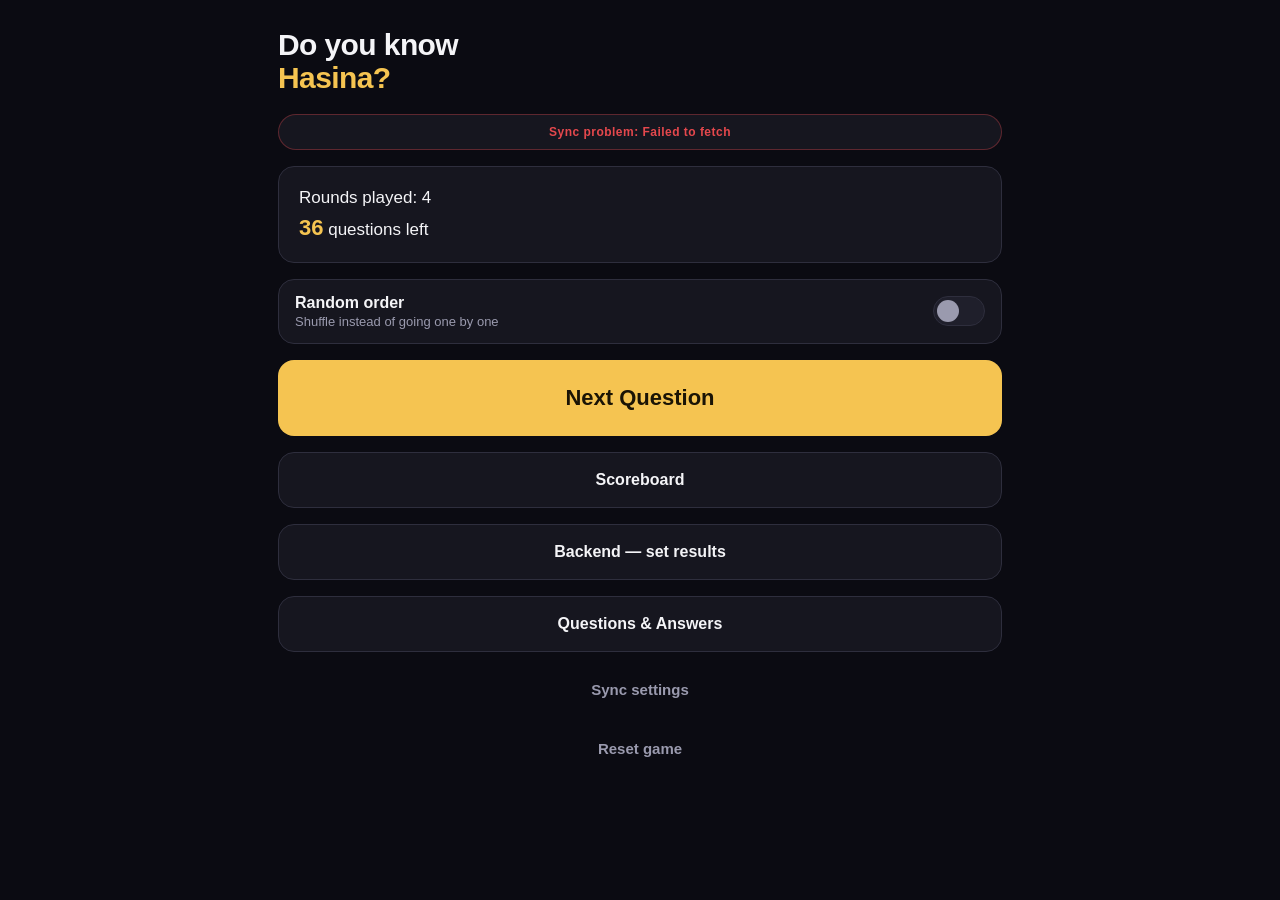
<file: index.html>
<!DOCTYPE html>
<html lang="en">
<head>
<meta charset="utf-8">
<meta name="viewport" content="width=device-width, initial-scale=1, viewport-fit=cover">
<meta name="theme-color" content="#0b0b12">
<title>Do You Know Hasina?</title>
<link rel="stylesheet" href="styles.css?v=5">
</head>
<body>

<main id="app">

  <!-- HOME -->
  <section class="screen" id="screen-home">
    <header class="topbar">
      <h1 class="brand">Do you know<br><span>Hasina?</span></h1>
    </header>
    <div class="stack">
      <div class="sync-line" id="sync-line"></div>
      <div class="progress" id="home-progress"></div>

      <label class="toggle">
        <span>
          <span class="toggle-title">Random order</span>
          <span class="toggle-sub">Shuffle instead of going one by one</span>
        </span>
        <input type="checkbox" id="toggle-shuffle">
        <span class="switch" aria-hidden="true"></span>
      </label>

      <button class="btn btn-primary btn-huge" id="btn-next-question">Next Question</button>
      <button class="btn btn-ghost" id="btn-home-scoreboard">Scoreboard</button>
      <button class="btn btn-ghost" id="btn-home-admin">Backend &mdash; set results</button>
      <button class="btn btn-ghost" id="btn-home-questions">Questions &amp; Answers</button>
      <button class="btn btn-quiet" id="btn-home-settings">Sync settings</button>
      <button class="btn btn-quiet" id="btn-reset">Reset game</button>
    </div>
  </section>

  <!-- SETUP -->
  <section class="screen" id="screen-setup" hidden>
    <header class="topbar">
      <button class="btn-back" data-goto="home">Back</button>
      <span class="round-tag" id="setup-round"></span>
    </header>
    <div class="stack">
      <p class="lede">Set the penalty <em>before</em> the question is revealed.</p>
      <div class="choice-row" role="group" aria-label="Penalty type">
        <button class="choice" id="choice-drink" data-type="drink">Drink</button>
        <button class="choice" id="choice-dare" data-type="dare">Dare</button>
      </div>
      <label class="field">
        <span class="field-label">What is the penalty?</span>
        <input type="text" id="penalty-input" placeholder="e.g. 5 fingers of Corona"
               autocomplete="off" autocapitalize="sentences" enterkeyhint="go">
      </label>
      <button class="btn btn-primary btn-huge" id="btn-reveal" disabled>Reveal Question</button>
    </div>
  </section>

  <!-- QUESTION -->
  <section class="screen" id="screen-question" hidden>
    <header class="topbar">
      <span class="round-tag" id="question-round"></span>
      <span class="penalty-chip" id="question-penalty-chip"></span>
    </header>
    <div class="stack">
      <p class="kicker" id="question-theme"></p>
      <p class="question-text" id="question-text"></p>
      <div class="reveal">
        <button class="btn btn-ghost btn-reveal-answer" id="btn-peek">
          Show Hasina's answer <small>(host only)</small>
        </button>
        <div class="bride-answer" id="bride-answer" hidden>
          <span class="kicker">Hasina said</span>
          <p id="bride-answer-text"></p>
        </div>
      </div>
      <div class="verdict-row">
        <button class="btn btn-correct btn-huge" id="btn-correct">Correct</button>
        <button class="btn btn-wrong btn-huge" id="btn-wrong">Wrong</button>
      </div>
    </div>
  </section>

  <!-- PENALTY -->
  <section class="screen screen-penalty" id="screen-penalty" hidden>
    <div class="stack stack-center">
      <p class="penalty-kicker" id="penalty-kicker"></p>
      <p class="penalty-text" id="penalty-text"></p>
      <button class="btn btn-primary btn-huge" id="btn-penalty-done">Done</button>
    </div>
  </section>

  <!-- BACKEND / ADMIN -->
  <section class="screen" id="screen-admin" hidden>
    <header class="topbar">
      <button class="btn-back" data-goto="home">Back</button>
      <h2 class="screen-title">Backend</h2>
    </header>
    <div class="stack">
      <p class="lede">Set any question correct or wrong by hand. The penalty is optional.</p>
      <div class="filter-row" role="group" aria-label="Filter questions">
        <button class="filter is-active" data-adminfilter="all">All</button>
        <button class="filter" data-adminfilter="played">Played</button>
        <button class="filter" data-adminfilter="unplayed">Unplayed</button>
      </div>
      <div id="admin-list"></div>
    </div>
  </section>

  <!-- QUESTIONS EDITOR -->
  <section class="screen" id="screen-questions" hidden>
    <header class="topbar">
      <button class="btn-back" data-goto="home">Back</button>
      <h2 class="screen-title">Questions &amp; Answers</h2>
    </header>
    <div class="stack">
      <div class="sync-line" id="questions-sync"></div>
      <p class="lede" id="questions-summary"></p>

      <div class="add-box">
        <p class="add-title">Add a question</p>
        <label class="field q-field">
          <span class="field-label">Theme (optional)</span>
          <input type="text" id="new-theme" placeholder="e.g. Music" autocomplete="off">
        </label>
        <label class="field q-field">
          <span class="field-label">Question</span>
          <textarea id="new-question" rows="2" placeholder="What's her go-to karaoke song?"></textarea>
        </label>
        <label class="field q-field">
          <span class="field-label">Hasina's answer (optional)</span>
          <textarea id="new-answer" rows="2" placeholder="Leave blank if you don't know yet"></textarea>
        </label>
        <button class="btn btn-primary" id="btn-submit-question">Submit question</button>
        <p class="form-note" id="new-question-note"></p>
      </div>

      <div id="questions-list"></div>
      <button class="btn btn-ghost" id="btn-download-questions">Download questions.json</button>
      <button class="btn btn-quiet" id="btn-revert-questions">Reload shared list</button>
    </div>
  </section>

  <!-- SETTINGS -->
  <section class="screen" id="screen-settings" hidden>
    <header class="topbar">
      <button class="btn-back" data-goto="home">Back</button>
      <h2 class="screen-title">Sync settings</h2>
    </header>
    <div class="stack">
      <p class="lede">Saves results to GitHub through your Cloudflare Worker, so every
        phone sees the same scoreboard. Leave blank to stay on this device only.</p>
      <label class="field">
        <span class="field-label">Worker URL</span>
        <input type="url" id="worker-url" placeholder="https://areeb-bachelor-results.workers.dev"
               autocomplete="off" autocapitalize="off" spellcheck="false">
      </label>
      <input type="hidden" id="party-key" value="">
      <button class="btn btn-primary" id="btn-test-sync">Test connection</button>
      <div class="progress" id="settings-status">Not tested yet.</div>
      <button class="btn btn-ghost" id="btn-pull-now">Load results from GitHub</button>
      <button class="btn btn-ghost" id="btn-push-now">Save results to GitHub now</button>
      <p class="lede small">Already filled in for you. Everyone who opens the site shares the same
        scoreboard and question list &mdash; anyone can score and anyone can add questions.</p>
    </div>
  </section>

  <!-- SCOREBOARD -->
  <section class="screen" id="screen-scoreboard" hidden>
    <header class="topbar">
      <button class="btn-back" data-goto="home">Back</button>
      <h2 class="screen-title">Scoreboard</h2>
    </header>
    <div class="stack">
      <div class="tally">
        <div class="tally-cell tally-correct">
          <span class="tally-num" id="tally-correct">0</span>
          <span class="tally-label">Correct</span>
        </div>
        <div class="tally-cell tally-wrong">
          <span class="tally-num" id="tally-wrong">0</span>
          <span class="tally-label">Wrong</span>
        </div>
      </div>
      <div class="filter-row" role="group" aria-label="Filter results">
        <button class="filter is-active" data-filter="all">All</button>
        <button class="filter" data-filter="correct">Correct</button>
        <button class="filter" data-filter="wrong">Wrong</button>
      </div>
      <div class="table-wrap">
        <table class="results">
          <thead>
            <tr><th>#</th><th>Question</th><th>Hasina said</th><th>Penalty</th><th>Result</th></tr>
          </thead>
          <tbody id="results-body"></tbody>
        </table>
      </div>
      <button class="btn btn-ghost" id="btn-download">Download results as JSON</button>
    </div>
  </section>

</main>

<script src="app.js?v=5"></script>
</body>
</html>
</file>
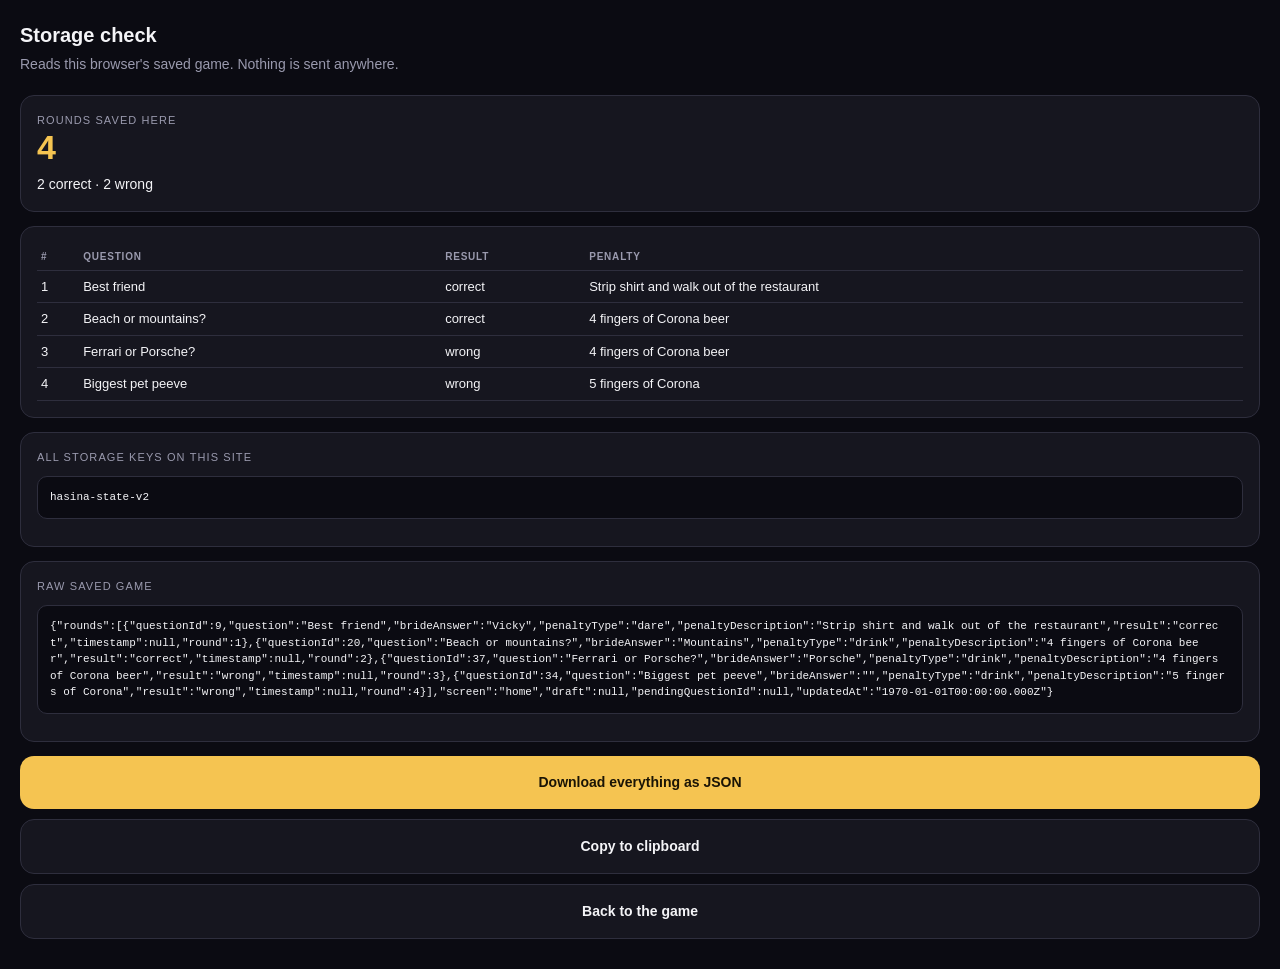
<file: debug.html>
<!DOCTYPE html>
<html lang="en">
<head>
<meta charset="utf-8">
<meta name="viewport" content="width=device-width, initial-scale=1">
<title>Storage check</title>
<style>
  body { margin:0; padding:20px; background:#0b0b12; color:#f4f4f7;
         font:14px/1.5 -apple-system,BlinkMacSystemFont,"Segoe UI",Roboto,sans-serif; }
  h1 { font-size:20px; margin:0 0 4px; }
  .sub { color:#9a9aae; margin:0 0 20px; }
  .box { background:#16161f; border:1px solid #2e2e3d; border-radius:14px;
         padding:16px; margin-bottom:14px; }
  .big { font-size:34px; font-weight:800; color:#f5c451; line-height:1.1; }
  .lbl { font-size:11px; letter-spacing:.1em; text-transform:uppercase; color:#9a9aae; }
  .ok { color:#2fbf6b; font-weight:700; }
  .bad { color:#e5484d; font-weight:700; }
  pre { white-space:pre-wrap; word-break:break-all; font-size:11px;
        background:#0b0b12; border:1px solid #2e2e3d; border-radius:10px;
        padding:12px; max-height:320px; overflow:auto; }
  button { font:inherit; font-weight:700; width:100%; padding:16px;
           border-radius:14px; border:0; background:#f5c451; color:#1a1405;
           margin-bottom:10px; }
  .ghost { background:#16161f; color:#f4f4f7; border:1px solid #2e2e3d; }
  table { width:100%; border-collapse:collapse; font-size:13px; }
  td,th { text-align:left; padding:6px 4px; border-bottom:1px solid #2e2e3d; }
  th { font-size:10px; letter-spacing:.08em; text-transform:uppercase; color:#9a9aae; }
</style>
</head>
<body>
<h1>Storage check</h1>
<p class="sub">Reads this browser's saved game. Nothing is sent anywhere.</p>
<div id="out"></div>
<button id="dl">Download everything as JSON</button>
<button class="ghost" id="copy">Copy to clipboard</button>
<button class="ghost" onclick="location.href='index.html'">Back to the game</button>

<script>
var STATE = 'hasina-state-v2', QS = 'hasina-questions-v2';
var out = document.getElementById('out');
var dump = { origin: location.origin, path: location.pathname, keys: {} };

function box(html) { var d = document.createElement('div'); d.className = 'box'; d.innerHTML = html; out.appendChild(d); }
function esc(s) { return String(s).replace(/[&<>]/g, function(c){ return {'&':'&amp;','<':'&lt;','>':'&gt;'}[c]; }); }

var all = [];
try { for (var i = 0; i < localStorage.length; i++) all.push(localStorage.key(i)); }
catch (e) { box('<span class="bad">localStorage is blocked in this browser (private mode?).</span>'); }

all.forEach(function (k) { try { dump.keys[k] = localStorage.getItem(k); } catch (e) {} });

var raw = null;
try { raw = localStorage.getItem(STATE); } catch (e) {}

if (!raw) {
  box('<span class="bad">No saved game found in THIS browser.</span>'
    + '<p class="sub" style="margin:8px 0 0">Storage is per browser, per site. If you played somewhere else '
    + '&mdash; a different browser, a private tab, or the offline file instead of this site &mdash; '
    + 'the rounds are there, not here.</p>');
} else {
  var st = null;
  try { st = JSON.parse(raw); } catch (e) {
    box('<span class="bad">Saved data is corrupt and could not be read.</span><pre>' + esc(raw.slice(0, 600)) + '</pre>');
  }
  if (st && st.rounds) {
    var c = st.rounds.filter(function (r) { return r.result === 'correct'; }).length;
    var w = st.rounds.filter(function (r) { return r.result === 'wrong'; }).length;
    box('<div class="lbl">Rounds saved here</div><div class="big">' + st.rounds.length + '</div>'
      + '<div style="margin-top:8px">' + c + ' correct &middot; ' + w + ' wrong</div>');

    var rows = st.rounds.map(function (r) {
      return '<tr><td>' + (r.round == null ? '?' : r.round) + '</td><td>' + esc(r.question || '')
           + '</td><td>' + esc(r.result || '') + '</td><td>'
           + esc(r.penaltyDescription || '') + '</td></tr>';
    }).join('');
    box('<table><tr><th>#</th><th>Question</th><th>Result</th><th>Penalty</th></tr>' + rows + '</table>');
  }
}

box('<div class="lbl">All storage keys on this site</div><pre>'
  + esc(all.length ? all.join('\n') : '(none)') + '</pre>');
box('<div class="lbl">Raw saved game</div><pre>' + esc(raw || '(nothing)') + '</pre>');

var blobText = JSON.stringify(dump, null, 2);
document.getElementById('dl').onclick = function () {
  var b = new Blob([blobText], { type: 'application/json' });
  var a = document.createElement('a');
  a.href = URL.createObjectURL(b);
  a.download = 'storage-dump.json';
  document.body.appendChild(a); a.click(); document.body.removeChild(a);
};
document.getElementById('copy').onclick = function () {
  navigator.clipboard.writeText(blobText).then(
    function () { alert('Copied.'); },
    function () { alert('Copy failed - use Download instead.'); });
};
</script>
</body>
</html>
</file>
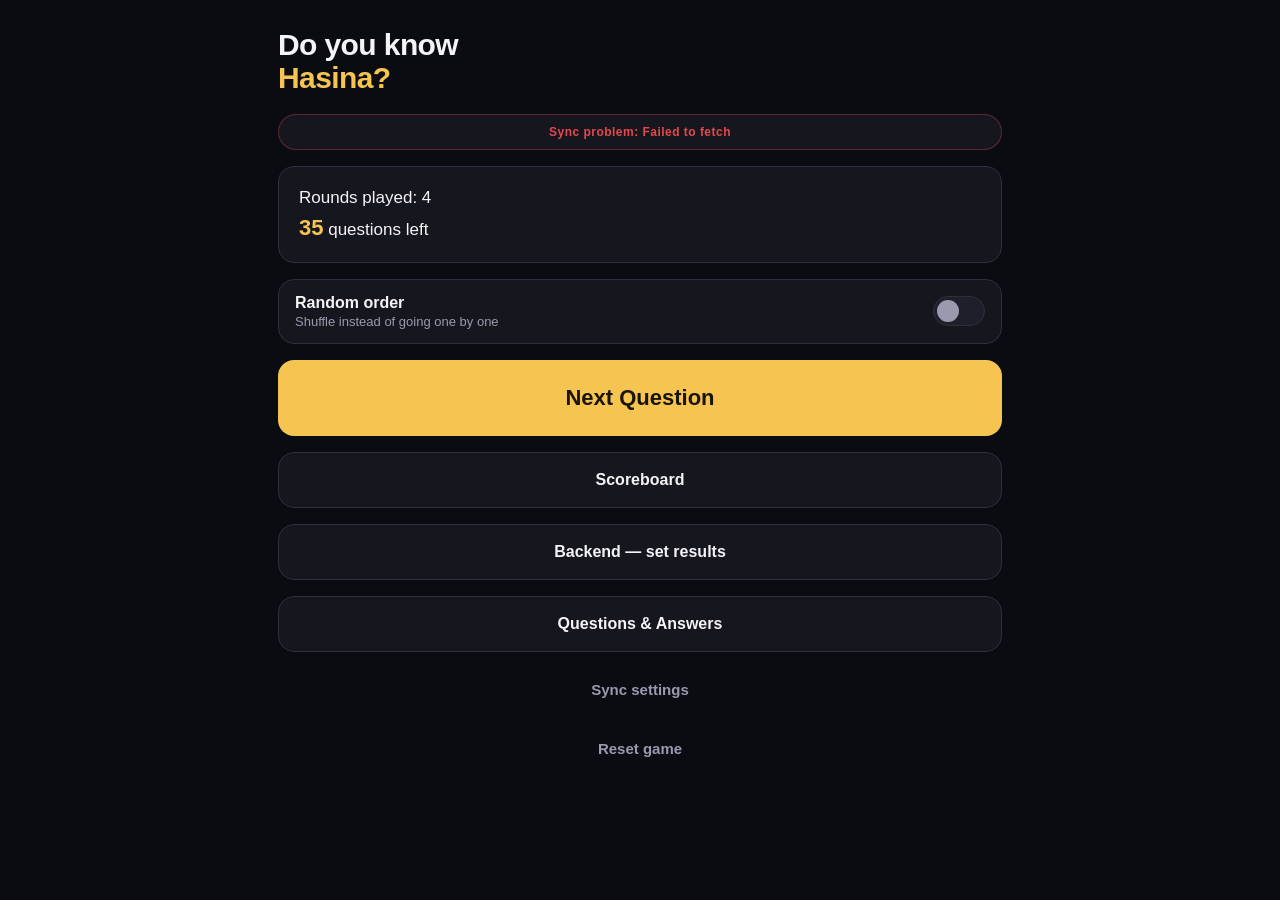
<file: hasina-game-single-file.html>
<!DOCTYPE html>
<html lang="en">
<head>
<meta charset="utf-8">
<meta name="viewport" content="width=device-width, initial-scale=1, viewport-fit=cover">
<meta name="theme-color" content="#0b0b12">
<title>Do You Know Hasina?</title>
<style>
:root {
  --bg: #0b0b12;
  --surface: #16161f;
  --surface-2: #1f1f2b;
  --line: #2e2e3d;
  --text: #f4f4f7;
  --muted: #9a9aae;
  --accent: #f5c451;
  --correct: #2fbf6b;
  --wrong: #e5484d;
  --radius: 16px;
}

* { box-sizing: border-box; }

html, body {
  margin: 0;
  min-height: 100%;
  background: var(--bg);
  color: var(--text);
  font-family: "Inter", -apple-system, BlinkMacSystemFont, "Segoe UI", Roboto, sans-serif;
  -webkit-text-size-adjust: 100%;
}

body {
  padding: env(safe-area-inset-top) env(safe-area-inset-right)
           env(safe-area-inset-bottom) env(safe-area-inset-left);
}

#app { max-width: 620px; margin: 0 auto; padding: 20px 18px 40px; }

/* Wider than a phone: give the scoreboard table room for every column. */
@media (min-width: 621px) {
  #app { max-width: 760px; }
}

.screen { display: flex; flex-direction: column; min-height: 92vh; }
.screen[hidden] { display: none; }

/* ---------- top bar ---------- */
.topbar {
  display: flex; align-items: center; gap: 12px;
  min-height: 44px; margin-bottom: 20px;
}

.brand {
  font-size: 30px; line-height: 1.1; font-weight: 800;
  letter-spacing: -0.02em; margin: 8px 0 0;
}
.brand span { color: var(--accent); }

.screen-title { font-size: 20px; font-weight: 700; margin: 0; }

.btn-back {
  background: none; border: 0; color: var(--muted);
  font-size: 16px; font-weight: 600; padding: 8px 4px; cursor: pointer;
}
.btn-back:active { color: var(--text); }

.round-tag {
  font-size: 14px; font-weight: 700; letter-spacing: 0.08em;
  text-transform: uppercase; color: var(--accent);
}

.penalty-chip {
  margin-left: auto; font-size: 12px; font-weight: 700;
  text-transform: uppercase; letter-spacing: 0.06em;
  padding: 6px 10px; border-radius: 999px;
  background: var(--surface-2); color: var(--muted);
}

/* ---------- layout ---------- */
.stack { display: flex; flex-direction: column; gap: 16px; flex: 1; }
.stack-center { justify-content: center; text-align: center; }

.lede { color: var(--muted); font-size: 16px; margin: 0; }
.kicker {
  font-size: 12px; font-weight: 700; letter-spacing: 0.12em;
  text-transform: uppercase; color: var(--muted); margin: 0;
}

.progress {
  background: var(--surface); border: 1px solid var(--line);
  border-radius: var(--radius); padding: 18px 20px;
  font-size: 17px; line-height: 1.5;
}
.progress strong { color: var(--accent); font-size: 22px; }
.progress .warn { color: var(--wrong); font-weight: 600; }

/* ---------- buttons ---------- */
.btn {
  font: inherit; font-weight: 700; border-radius: var(--radius);
  border: 1px solid transparent; padding: 18px 20px;
  cursor: pointer; text-align: center; width: 100%;
}
.btn:disabled { opacity: 0.35; cursor: not-allowed; }
.btn-huge { font-size: 22px; padding: 24px 20px; }

.btn-primary { background: var(--accent); color: #1a1405; }
.btn-ghost { background: var(--surface); color: var(--text); border-color: var(--line); }
.btn-quiet { background: none; color: var(--muted); font-weight: 600; font-size: 15px; padding: 12px; }
.btn-correct { background: var(--correct); color: #04220f; }
.btn-wrong { background: var(--wrong); color: #2b0406; }

.btn-reveal-answer small { display: block; font-size: 12px; font-weight: 500; color: var(--muted); margin-top: 4px; }

.verdict-row { display: grid; grid-template-columns: 1fr 1fr; gap: 12px; margin-top: auto; }

/* ---------- penalty picker ---------- */
.choice-row { display: grid; grid-template-columns: 1fr 1fr; gap: 12px; }

.choice {
  font: inherit; font-size: 20px; font-weight: 800;
  padding: 26px 12px; border-radius: var(--radius);
  background: var(--surface); color: var(--text);
  border: 2px solid var(--line); cursor: pointer;
}
.choice.is-active { background: var(--accent); color: #1a1405; border-color: var(--accent); }

.field { display: flex; flex-direction: column; gap: 8px; }
.field-label {
  font-size: 12px; font-weight: 700; letter-spacing: 0.12em;
  text-transform: uppercase; color: var(--muted);
}
.field input {
  font: inherit; font-size: 18px; padding: 18px 16px;
  border-radius: var(--radius); border: 1px solid var(--line);
  background: var(--surface); color: var(--text);
}
.field input::placeholder { color: #5c5c72; }
.field input:focus { outline: 2px solid var(--accent); outline-offset: 1px; }

#btn-reveal { margin-top: auto; }

/* ---------- question ---------- */
.question-text {
  font-size: clamp(30px, 8vw, 46px); font-weight: 800;
  line-height: 1.15; letter-spacing: -0.02em; margin: 4px 0 8px;
}

.reveal {
  background: var(--surface); border: 1px solid var(--line);
  border-radius: var(--radius); padding: 14px;
}
.bride-answer { padding: 6px 4px; }
.bride-answer p { font-size: 26px; font-weight: 700; margin: 6px 0 0; color: var(--accent); }

/* ---------- penalty screen ---------- */
.screen-penalty { justify-content: center; }
.penalty-kicker {
  font-size: 14px; font-weight: 800; letter-spacing: 0.16em;
  text-transform: uppercase; color: var(--wrong); margin: 0;
}
.penalty-text {
  font-size: clamp(34px, 10vw, 60px); font-weight: 900;
  line-height: 1.1; letter-spacing: -0.02em; margin: 12px 0 32px;
}

/* ---------- scoreboard ---------- */
.tally { display: grid; grid-template-columns: 1fr 1fr; gap: 12px; }
.tally-cell {
  background: var(--surface); border: 1px solid var(--line);
  border-radius: var(--radius); padding: 18px; text-align: center;
}
.tally-num { display: block; font-size: 42px; font-weight: 900; line-height: 1; }
.tally-correct .tally-num { color: var(--correct); }
.tally-wrong .tally-num { color: var(--wrong); }
.tally-label {
  font-size: 12px; font-weight: 700; letter-spacing: 0.12em;
  text-transform: uppercase; color: var(--muted);
}

.filter-row { display: flex; gap: 8px; }
.filter {
  font: inherit; font-size: 14px; font-weight: 700;
  padding: 10px 16px; border-radius: 999px;
  background: var(--surface); color: var(--muted);
  border: 1px solid var(--line); cursor: pointer;
}
.filter.is-active { background: var(--text); color: var(--bg); border-color: var(--text); }

.table-wrap {
  overflow-x: auto; -webkit-overflow-scrolling: touch;
  border: 1px solid var(--line); border-radius: var(--radius);
}
.results { border-collapse: collapse; width: 100%; font-size: 14px; }
.results th, .results td {
  text-align: left; padding: 12px;
  border-bottom: 1px solid var(--line); vertical-align: top;
}
.results th {
  font-size: 11px; letter-spacing: 0.1em; text-transform: uppercase;
  color: var(--muted); background: var(--surface-2); white-space: nowrap;
}
.results tbody tr:last-child td { border-bottom: 0; }
.results .col-n { width: 1%; }
.results .col-q { min-width: 150px; font-weight: 600; }
.results .col-a { min-width: 110px; color: var(--accent); }
.results .col-p { min-width: 160px; color: var(--muted); }
.results .col-r { width: 1%; }
.results .muted { color: #5c5c72; }

.pill {
  display: inline-block; font-size: 11px; font-weight: 800;
  letter-spacing: 0.08em; text-transform: uppercase;
  padding: 5px 10px; border-radius: 999px; white-space: nowrap;
}
.pill-correct { background: rgba(47, 191, 107, 0.16); color: var(--correct); }
.pill-wrong { background: rgba(229, 72, 77, 0.16); color: var(--wrong); }
.pill-type { background: var(--surface-2); color: var(--muted); margin-right: 6px; }

.empty { padding: 28px 16px; text-align: center; color: var(--muted); }

/* Phones: the table becomes stacked cards so nothing hides off-screen. */
@media (max-width: 620px) {
  .table-wrap { border: 0; overflow-x: visible; }
  .results, .results tbody, .results tr, .results td { display: block; width: 100%; }
  .results thead { display: none; }

  .results tr {
    background: var(--surface); border: 1px solid var(--line);
    border-radius: var(--radius); padding: 14px 16px; margin-bottom: 12px;
  }

  .results td {
    border: 0; padding: 6px 0;
    display: grid; grid-template-columns: 92px 1fr;
    gap: 12px; align-items: baseline;
  }
  .results td::before {
    content: attr(data-label);
    font-size: 11px; font-weight: 700; letter-spacing: 0.1em;
    text-transform: uppercase; color: var(--muted);
  }
  .results td .cell-body { display: block; }
  .results td.col-q { font-size: 17px; }
  .results td.empty { display: block; }
  .results td.empty::before { content: none; }
}

/* ---------- questions editor ---------- */
#questions-list { display: flex; flex-direction: column; gap: 14px; }

.q-card {
  background: var(--surface); border: 1px solid var(--line);
  border-radius: var(--radius); padding: 16px;
  display: flex; flex-direction: column; gap: 12px;
}
.q-card.is-played { opacity: 0.62; }

.q-head { display: flex; align-items: center; gap: 10px; }
.q-num {
  font-size: 13px; font-weight: 800; letter-spacing: 0.06em; color: var(--muted);
}
.pill-played { background: var(--surface-2); color: var(--muted); }

.q-delete {
  margin-left: auto; font: inherit; font-size: 13px; font-weight: 700;
  background: none; border: 0; color: var(--wrong);
  padding: 6px 4px; cursor: pointer;
}

.q-field { gap: 6px; }
.q-field .field-label { font-size: 10px; }
.q-field input, .q-field textarea {
  font: inherit; font-size: 16px; padding: 12px 14px;
  border-radius: 12px; border: 1px solid var(--line);
  background: var(--bg); color: var(--text);
  width: 100%; resize: none; line-height: 1.4;
}
.q-field textarea { overflow: hidden; }
.q-field input:focus, .q-field textarea:focus {
  outline: 2px solid var(--accent); outline-offset: 1px;
}

#questions-summary { font-size: 14px; }

/* ---------- sync status ---------- */
.sync-line {
  font-size: 12px; font-weight: 700; letter-spacing: .04em;
  padding: 10px 14px; border-radius: 999px; text-align: center;
  border: 1px solid var(--line); background: var(--surface); color: var(--muted);
}
.sync-ok { color: var(--correct); border-color: rgba(47,191,107,.35); }
.sync-bad { color: var(--wrong); border-color: rgba(229,72,77,.35); }
.sync-off { color: var(--muted); }

/* ---------- toggle ---------- */
.toggle {
  display: flex; align-items: center; gap: 14px;
  background: var(--surface); border: 1px solid var(--line);
  border-radius: var(--radius); padding: 14px 16px; cursor: pointer;
}
.toggle input { position: absolute; opacity: 0; pointer-events: none; }
.toggle-title { display: block; font-size: 16px; font-weight: 700; }
.toggle-sub { display: block; font-size: 13px; color: var(--muted); margin-top: 2px; }
.switch {
  margin-left: auto; flex: 0 0 auto; width: 52px; height: 30px;
  border-radius: 999px; background: var(--surface-2);
  border: 1px solid var(--line); position: relative; transition: background .15s;
}
.switch::after {
  content: ''; position: absolute; top: 3px; left: 3px;
  width: 22px; height: 22px; border-radius: 50%;
  background: var(--muted); transition: transform .15s, background .15s;
}
.toggle input:checked ~ .switch { background: var(--accent); border-color: var(--accent); }
.toggle input:checked ~ .switch::after { transform: translateX(22px); background: #1a1405; }
.toggle input:focus-visible ~ .switch { outline: 2px solid var(--accent); outline-offset: 2px; }

/* ---------- backend cards ---------- */
#admin-list { display: flex; flex-direction: column; gap: 14px; }

.a-card {
  background: var(--surface); border: 1px solid var(--line);
  border-radius: var(--radius); padding: 16px;
  display: flex; flex-direction: column; gap: 12px;
}
.a-card.is-played { border-color: #3b3b50; }
.a-head { display: flex; align-items: center; gap: 8px; }
.a-question { font-size: 17px; font-weight: 700; margin: 0; line-height: 1.3; }
.a-answer { font-size: 15px; color: var(--accent); margin: -6px 0 0; }

.seg-wrap { display: flex; flex-direction: column; gap: 6px; }
.seg { display: grid; grid-template-columns: repeat(3, 1fr); gap: 6px; }
.seg-btn {
  font: inherit; font-size: 14px; font-weight: 700;
  padding: 12px 6px; border-radius: 12px;
  background: var(--bg); color: var(--muted);
  border: 1px solid var(--line); cursor: pointer;
}
.seg-btn.is-active { background: var(--text); color: var(--bg); border-color: var(--text); }
.seg-btn:nth-child(2).is-active { background: var(--correct); color: #04220f; border-color: var(--correct); }
.seg-btn:nth-child(3).is-active { background: var(--wrong); color: #2b0406; border-color: var(--wrong); }
.seg-wrap + .seg-wrap .seg-btn:nth-child(2).is-active,
.seg-wrap + .seg-wrap .seg-btn:nth-child(3).is-active {
  background: var(--accent); color: #1a1405; border-color: var(--accent);
}

.lede.small { font-size: 13px; }

/* ---------- add-question form ---------- */
.add-box {
  background: var(--surface); border: 1px solid var(--line);
  border-radius: var(--radius); padding: 16px;
  display: flex; flex-direction: column; gap: 12px;
}
.add-title { font-size: 17px; font-weight: 800; margin: 0; }
.add-box textarea {
  font: inherit; font-size: 16px; padding: 12px 14px;
  border-radius: 12px; border: 1px solid var(--line);
  background: var(--bg); color: var(--text); width: 100%;
  resize: vertical; line-height: 1.4;
}
.add-box input:focus, .add-box textarea:focus {
  outline: 2px solid var(--accent); outline-offset: 1px;
}

.form-note { font-size: 13px; margin: 0; min-height: 1em; }
.form-note.is-good { color: var(--correct); }
.form-note.is-bad { color: var(--wrong); }

.q-save { margin-top: 4px; }
.q-save:disabled { opacity: 1; background: var(--surface-2); color: var(--muted); }

/* Questions may be written with deliberate line breaks (e.g. trap cards).
   pre-line keeps the newlines while still collapsing stray spaces. */
.question-text,
.penalty-text,
.bride-answer p,
.a-question,
.results .col-q { white-space: pre-line; }

</style>
</head>
<body>

<main id="app">

  <!-- HOME -->
  <section class="screen" id="screen-home">
    <header class="topbar">
      <h1 class="brand">Do you know<br><span>Hasina?</span></h1>
    </header>
    <div class="stack">
      <div class="sync-line" id="sync-line"></div>
      <div class="progress" id="home-progress"></div>

      <label class="toggle">
        <span>
          <span class="toggle-title">Random order</span>
          <span class="toggle-sub">Shuffle instead of going one by one</span>
        </span>
        <input type="checkbox" id="toggle-shuffle">
        <span class="switch" aria-hidden="true"></span>
      </label>

      <button class="btn btn-primary btn-huge" id="btn-next-question">Next Question</button>
      <button class="btn btn-ghost" id="btn-home-scoreboard">Scoreboard</button>
      <button class="btn btn-ghost" id="btn-home-admin">Backend &mdash; set results</button>
      <button class="btn btn-ghost" id="btn-home-questions">Questions &amp; Answers</button>
      <button class="btn btn-quiet" id="btn-home-settings">Sync settings</button>
      <button class="btn btn-quiet" id="btn-reset">Reset game</button>
    </div>
  </section>

  <!-- SETUP -->
  <section class="screen" id="screen-setup" hidden>
    <header class="topbar">
      <button class="btn-back" data-goto="home">Back</button>
      <span class="round-tag" id="setup-round"></span>
    </header>
    <div class="stack">
      <p class="lede">Set the penalty <em>before</em> the question is revealed.</p>
      <div class="choice-row" role="group" aria-label="Penalty type">
        <button class="choice" id="choice-drink" data-type="drink">Drink</button>
        <button class="choice" id="choice-dare" data-type="dare">Dare</button>
      </div>
      <label class="field">
        <span class="field-label">What is the penalty?</span>
        <input type="text" id="penalty-input" placeholder="e.g. 5 fingers of Corona"
               autocomplete="off" autocapitalize="sentences" enterkeyhint="go">
      </label>
      <button class="btn btn-primary btn-huge" id="btn-reveal" disabled>Reveal Question</button>
    </div>
  </section>

  <!-- QUESTION -->
  <section class="screen" id="screen-question" hidden>
    <header class="topbar">
      <span class="round-tag" id="question-round"></span>
      <span class="penalty-chip" id="question-penalty-chip"></span>
    </header>
    <div class="stack">
      <p class="kicker" id="question-theme"></p>
      <p class="question-text" id="question-text"></p>
      <div class="reveal">
        <button class="btn btn-ghost btn-reveal-answer" id="btn-peek">
          Show Hasina's answer <small>(host only)</small>
        </button>
        <div class="bride-answer" id="bride-answer" hidden>
          <span class="kicker">Hasina said</span>
          <p id="bride-answer-text"></p>
        </div>
      </div>
      <div class="verdict-row">
        <button class="btn btn-correct btn-huge" id="btn-correct">Correct</button>
        <button class="btn btn-wrong btn-huge" id="btn-wrong">Wrong</button>
      </div>
    </div>
  </section>

  <!-- PENALTY -->
  <section class="screen screen-penalty" id="screen-penalty" hidden>
    <div class="stack stack-center">
      <p class="penalty-kicker" id="penalty-kicker"></p>
      <p class="penalty-text" id="penalty-text"></p>
      <button class="btn btn-primary btn-huge" id="btn-penalty-done">Done</button>
    </div>
  </section>

  <!-- BACKEND / ADMIN -->
  <section class="screen" id="screen-admin" hidden>
    <header class="topbar">
      <button class="btn-back" data-goto="home">Back</button>
      <h2 class="screen-title">Backend</h2>
    </header>
    <div class="stack">
      <p class="lede">Set any question correct or wrong by hand. The penalty is optional.</p>
      <div class="filter-row" role="group" aria-label="Filter questions">
        <button class="filter is-active" data-adminfilter="all">All</button>
        <button class="filter" data-adminfilter="played">Played</button>
        <button class="filter" data-adminfilter="unplayed">Unplayed</button>
      </div>
      <div id="admin-list"></div>
    </div>
  </section>

  <!-- QUESTIONS EDITOR -->
  <section class="screen" id="screen-questions" hidden>
    <header class="topbar">
      <button class="btn-back" data-goto="home">Back</button>
      <h2 class="screen-title">Questions &amp; Answers</h2>
    </header>
    <div class="stack">
      <div class="sync-line" id="questions-sync"></div>
      <p class="lede" id="questions-summary"></p>

      <div class="add-box">
        <p class="add-title">Add a question</p>
        <label class="field q-field">
          <span class="field-label">Theme (optional)</span>
          <input type="text" id="new-theme" placeholder="e.g. Music" autocomplete="off">
        </label>
        <label class="field q-field">
          <span class="field-label">Question</span>
          <textarea id="new-question" rows="2" placeholder="What's her go-to karaoke song?"></textarea>
        </label>
        <label class="field q-field">
          <span class="field-label">Hasina's answer (optional)</span>
          <textarea id="new-answer" rows="2" placeholder="Leave blank if you don't know yet"></textarea>
        </label>
        <button class="btn btn-primary" id="btn-submit-question">Submit question</button>
        <p class="form-note" id="new-question-note"></p>
      </div>

      <div id="questions-list"></div>
      <button class="btn btn-ghost" id="btn-download-questions">Download questions.json</button>
      <button class="btn btn-quiet" id="btn-revert-questions">Reload shared list</button>
    </div>
  </section>

  <!-- SETTINGS -->
  <section class="screen" id="screen-settings" hidden>
    <header class="topbar">
      <button class="btn-back" data-goto="home">Back</button>
      <h2 class="screen-title">Sync settings</h2>
    </header>
    <div class="stack">
      <p class="lede">Saves results to GitHub through your Cloudflare Worker, so every
        phone sees the same scoreboard. Leave blank to stay on this device only.</p>
      <label class="field">
        <span class="field-label">Worker URL</span>
        <input type="url" id="worker-url" placeholder="https://areeb-bachelor-results.workers.dev"
               autocomplete="off" autocapitalize="off" spellcheck="false">
      </label>
      <input type="hidden" id="party-key" value="">
      <button class="btn btn-primary" id="btn-test-sync">Test connection</button>
      <div class="progress" id="settings-status">Not tested yet.</div>
      <button class="btn btn-ghost" id="btn-pull-now">Load results from GitHub</button>
      <button class="btn btn-ghost" id="btn-push-now">Save results to GitHub now</button>
      <p class="lede small">Already filled in for you. Everyone who opens the site shares the same
        scoreboard and question list &mdash; anyone can score and anyone can add questions.</p>
    </div>
  </section>

  <!-- SCOREBOARD -->
  <section class="screen" id="screen-scoreboard" hidden>
    <header class="topbar">
      <button class="btn-back" data-goto="home">Back</button>
      <h2 class="screen-title">Scoreboard</h2>
    </header>
    <div class="stack">
      <div class="tally">
        <div class="tally-cell tally-correct">
          <span class="tally-num" id="tally-correct">0</span>
          <span class="tally-label">Correct</span>
        </div>
        <div class="tally-cell tally-wrong">
          <span class="tally-num" id="tally-wrong">0</span>
          <span class="tally-label">Wrong</span>
        </div>
      </div>
      <div class="filter-row" role="group" aria-label="Filter results">
        <button class="filter is-active" data-filter="all">All</button>
        <button class="filter" data-filter="correct">Correct</button>
        <button class="filter" data-filter="wrong">Wrong</button>
      </div>
      <div class="table-wrap">
        <table class="results">
          <thead>
            <tr><th>#</th><th>Question</th><th>Hasina said</th><th>Penalty</th><th>Result</th></tr>
          </thead>
          <tbody id="results-body"></tbody>
        </table>
      </div>
      <button class="btn btn-ghost" id="btn-download">Download results as JSON</button>
    </div>
  </section>

</main>

<script>
window.EMBEDDED_QUESTIONS = [
  {
    "id": 1,
    "theme": "Music",
    "question": "Favourite artist?",
    "brideAnswer": "Imagine dragons"
  },
  {
    "id": 2,
    "theme": "Music",
    "question": "Favourite song",
    "brideAnswer": "Dil se / strange clouds"
  },
  {
    "id": 3,
    "theme": "Movies",
    "question": "Favourite movie",
    "brideAnswer": "Currently: Taare zameen par"
  },
  {
    "id": 4,
    "theme": "Movies",
    "question": "Sci-fi or romantic comedy",
    "brideAnswer": "Romantic comedy"
  },
  {
    "id": 5,
    "theme": "Movies",
    "question": "Marvel or DC?",
    "brideAnswer": "Neither sorry 😂"
  },
  {
    "id": 6,
    "theme": "Movies",
    "question": "Superman or Spiderman?",
    "brideAnswer": "Spiderman"
  },
  {
    "id": 7,
    "theme": "Entertainment",
    "question": "Theatre or opera?",
    "brideAnswer": "Theatre"
  },
  {
    "id": 8,
    "theme": "Entertainment",
    "question": "Gig or club?",
    "brideAnswer": "Gig"
  },
  {
    "id": 9,
    "theme": "Friends",
    "question": "Best friend",
    "brideAnswer": "Vicky"
  },
  {
    "id": 10,
    "theme": "Friends",
    "question": "Girls make better friends than boys, true or false",
    "brideAnswer": "Nah depends on people"
  },
  {
    "id": 11,
    "theme": "Friends",
    "question": "Worse enemy",
    "brideAnswer": "😂 No one"
  },
  {
    "id": 12,
    "theme": "Family",
    "question": "Hasina’s mother’s surname",
    "brideAnswer": ""
  },
  {
    "id": 13,
    "theme": "Food and drink",
    "question": "Favourite food",
    "brideAnswer": "French fries / anything my mom makes"
  },
  {
    "id": 14,
    "theme": "Food and drink",
    "question": "Least favourite food",
    "brideAnswer": "Maksalaatikko"
  },
  {
    "id": 15,
    "theme": "Food and drink",
    "question": "Most and least favourite spice",
    "brideAnswer": ""
  },
  {
    "id": 16,
    "theme": "Food and drink",
    "question": "Least favourite juice",
    "brideAnswer": ""
  },
  {
    "id": 17,
    "theme": "Food and drink",
    "question": "City market or Prisma",
    "brideAnswer": "Who cares 😂"
  },
  {
    "id": 18,
    "theme": "Food and drink",
    "question": "Ideal breakfast",
    "brideAnswer": "Usually i skip it 😂 but if I have to choose: afghan style eggs with tomatoes"
  },
  {
    "id": 19,
    "theme": "Food and drink",
    "question": "Coffee or tea?",
    "brideAnswer": "Depends on the mood, mostly coffee. But if Areeb is making chai then always chai"
  },
  {
    "id": 20,
    "theme": "Travel",
    "question": "Beach or mountains?",
    "brideAnswer": "Mountains"
  },
  {
    "id": 21,
    "theme": "Travel",
    "question": "Favourite bucket list holiday destination",
    "brideAnswer": "Everywhere! Asia tour and south america tour 😂"
  },
  {
    "id": 22,
    "theme": "Travel",
    "question": "Best place ever travelled to",
    "brideAnswer": "Switzerland"
  },
  {
    "id": 23,
    "theme": "Travel",
    "question": "Ski or surf",
    "brideAnswer": "Neither pls"
  },
  {
    "id": 24,
    "theme": "Investments and money",
    "question": "Believe in Bitcoin or a total con?",
    "brideAnswer": "Total con"
  },
  {
    "id": 25,
    "theme": "Investments and money",
    "question": "Save for tomorrow or spend for today?",
    "brideAnswer": "Save"
  },
  {
    "id": 26,
    "theme": "Politics",
    "question": "Trump or Anyone else?",
    "brideAnswer": "Idc about americans, theyre all the same"
  },
  {
    "id": 27,
    "theme": "Sports",
    "question": "Are you left or right handed?",
    "brideAnswer": "Right handed"
  },
  {
    "id": 28,
    "theme": "Sports",
    "question": "Cricket or football?",
    "brideAnswer": "I have to say cricket 😂"
  },
  {
    "id": 29,
    "theme": "Sports",
    "question": "Liverpool or Arsenal?",
    "brideAnswer": "Liverpool"
  },
  {
    "id": 30,
    "theme": "Sports",
    "question": "Liverpool or Man Utd?",
    "brideAnswer": "Liverpool"
  },
  {
    "id": 31,
    "theme": "Sports",
    "question": "Messi or Ronaldo?",
    "brideAnswer": "Ronaldo"
  },
  {
    "id": 32,
    "theme": "Sports",
    "question": "Winter Olympics or summer?",
    "brideAnswer": "Summer"
  },
  {
    "id": 33,
    "theme": "General",
    "question": "Favourite colour?",
    "brideAnswer": "Green or yellow"
  },
  {
    "id": 34,
    "theme": "General",
    "question": "Biggest pet peeve",
    "brideAnswer": ""
  },
  {
    "id": 35,
    "theme": "Transport",
    "question": "Plane or train?",
    "brideAnswer": "Plane"
  },
  {
    "id": 36,
    "theme": "Transport",
    "question": "Bus or taxi?",
    "brideAnswer": "Taxi"
  },
  {
    "id": 37,
    "theme": "Transport",
    "question": "Ferrari or Porsche?",
    "brideAnswer": "Porsche"
  },
  {
    "id": 38,
    "theme": "Transport",
    "question": "Electric or petrol?",
    "brideAnswer": "Whatever Areeb drives 😂"
  },
  {
    "id": 39,
    "theme": "School",
    "question": "What primary school did Hasina go to, and what method of transport did she take? (worth two penalties if wrong, two penalties to give to others if right)",
    "brideAnswer": ""
  }
];

/* Do You Know Hasina? — host-run bachelor party game. */

const STATE_KEY = 'hasina-state-v2';
const QUESTIONS_KEY = 'hasina-questions-v2';
const SETTINGS_KEY = 'hasina-settings-v1';
const QUESTIONS_META_KEY = 'hasina-questions-meta-v1';
/* Baked in so guests need no setup at all — the URL is public anyway. */
const DEFAULT_WORKER_URL = 'https://areeb-bachelor-results.jacekrzepny2.workers.dev';
const POLL_MS = 8000;

/* Rounds played before the app existed. questionId points into questions.json;
   the text is snapshotted so editing a question never rewrites history. */
const SEED_ROUNDS = [
  { questionId: 9,  question: 'Best friend',        brideAnswer: 'Vicky',     penaltyType: 'dare',  penaltyDescription: 'Strip shirt and walk out of the restaurant', result: 'correct', timestamp: null },
  { questionId: 20, question: 'Beach or mountains?', brideAnswer: 'Mountains', penaltyType: 'drink', penaltyDescription: '4 fingers of Corona beer', result: 'correct', timestamp: null },
  { questionId: 37, question: 'Ferrari or Porsche?', brideAnswer: 'Porsche',   penaltyType: 'drink', penaltyDescription: '4 fingers of Corona beer', result: 'wrong',   timestamp: null },
  { questionId: 34, question: 'Biggest pet peeve',   brideAnswer: '',          penaltyType: 'drink', penaltyDescription: '5 fingers of Corona',      result: 'wrong',   timestamp: null }
];

let questions = [];
let fileQuestions = [];
let questionsError = null;

let state = freshState();
let settings = { workerUrl: DEFAULT_WORKER_URL, partyKey: '', shuffle: false };

let filter = 'all';
let adminFilter = 'all';
let syncStatus = { mode: 'off', at: null, message: '' };
let pollTimer = null;
let questionsUpdatedAt = new Date(0).toISOString();
/* True while this device holds a change the server has not accepted yet.
   Clocks across phones cannot be trusted, so "who is newer" is decided by
   whether WE have unsaved work — not by comparing timestamps. */
let resultsDirty = false;
let questionsDirty = false;

function freshState() {
  return {
    rounds: renumber(SEED_ROUNDS.map((r) => ({ ...r }))),
    screen: 'home',
    draft: null,
    pendingQuestionId: null,
    updatedAt: new Date(0).toISOString()
  };
}

/* Round numbers always follow array order, so deleting one never leaves a gap. */
function renumber(rounds) {
  rounds.forEach((r, i) => { r.round = i + 1; });
  return rounds;
}

/* ---------------- storage ---------------- */

function readStore(key) {
  try { return localStorage.getItem(key); } catch (err) { return null; }
}
function writeStore(key, value) {
  try { localStorage.setItem(key, value); } catch (err) { /* private mode */ }
}
function clearStore(key) {
  try { localStorage.removeItem(key); } catch (err) { /* nothing to do */ }
}

function saveState() { writeStore(STATE_KEY, JSON.stringify(state)); }
/* Local only. Sharing with everyone else happens on an explicit Submit. */
function saveQuestions() {
  writeStore(QUESTIONS_KEY, JSON.stringify(questions));
  questionsUpdatedAt = new Date().toISOString();
  questionsDirty = true;
  writeStore(QUESTIONS_META_KEY, JSON.stringify({ updatedAt: questionsUpdatedAt }));
}
function saveSettings() { writeStore(SETTINGS_KEY, JSON.stringify(settings)); }

/* Every local change stamps a time, so the newest edit wins across devices. */
function touch() {
  state.updatedAt = new Date().toISOString();
  resultsDirty = true;
  saveState();
  pushState();
}

function loadState() {
  const raw = readStore(STATE_KEY);
  if (!raw) return;
  try {
    const saved = JSON.parse(raw);
    if (saved && Array.isArray(saved.rounds)) {
      state = {
        rounds: renumber(saved.rounds),
        screen: saved.screen || 'home',
        draft: saved.draft || null,
        pendingQuestionId: saved.pendingQuestionId || null,
        updatedAt: saved.updatedAt || new Date(0).toISOString()
      };
    }
  } catch (err) { /* corrupt — start fresh rather than crash mid-party */ }
}

function loadQuestionsMeta() {
  const raw = readStore(QUESTIONS_META_KEY);
  if (!raw) return;
  try {
    const meta = JSON.parse(raw);
    if (meta && meta.updatedAt) questionsUpdatedAt = meta.updatedAt;
  } catch (err) { /* ignore */ }
}

function loadSettings() {
  const raw = readStore(SETTINGS_KEY);
  if (!raw) return;
  try {
    const saved = JSON.parse(raw);
    if (saved && typeof saved === 'object') settings = { ...settings, ...saved };
  } catch (err) { /* ignore */ }
}

/* ---------------- sync ---------------- */

function syncConfigured() { return Boolean(settings.workerUrl); }
function canWrite() { return syncConfigured(); }

function workerBase() { return settings.workerUrl.replace(/\/+$/, ''); }
function endpoint() { return workerBase() + '/results'; }
function questionsEndpoint() { return workerBase() + '/questions'; }

async function pullState(force) {
  if (!syncConfigured()) return false;
  try {
    const res = await fetch(endpoint(), { cache: 'no-store' });
    if (!res.ok) throw new Error('HTTP ' + res.status);
    const remote = await res.json();
    if (!remote || !Array.isArray(remote.rounds)) throw new Error('bad payload');

    /* Clean device: the server is the truth, always. Dirty device: push first. */
    if (resultsDirty && !force) {
      await pushState();
      return true;
    }
    /* Never let an empty server response wipe a device that holds real data. */
    if (!remote.rounds.length && state.rounds.length) {
      resultsDirty = true;
      await pushState();
      return true;
    }
    if (force || JSON.stringify(remote.rounds) !== JSON.stringify(state.rounds)) {
      state.rounds = renumber(remote.rounds);
      state.updatedAt = remote.updatedAt || new Date().toISOString();
      resultsDirty = false;
      saveState();
      refreshCurrentScreen();
    }
    setSync('live', '');
    return true;
  } catch (err) {
    setSync('error', String(err.message || err));
    return false;
  }
}

async function pushState() {
  if (!syncConfigured()) return false;
  try {
    const res = await fetch(endpoint(), {
      method: 'POST',
      headers: { 'Content-Type': 'application/json' },
      body: JSON.stringify({ rounds: state.rounds })
    });
    if (!res.ok) {
      let detail = 'HTTP ' + res.status;
      try { const body = await res.json(); if (body && body.error) detail = body.error; } catch (e) {}
      throw new Error(detail);
    }
    const saved = await res.json();
    if (saved) {
      if (Array.isArray(saved.rounds)) state.rounds = renumber(saved.rounds);
      if (saved.updatedAt) state.updatedAt = saved.updatedAt;
    }
    resultsDirty = false;
    saveState();
    setSync('live', '');
    return true;
  } catch (err) {
    resultsDirty = true;   /* keep retrying on the next poll */
    setSync('error', String(err.message || err));
    return false;
  }
}

async function pullQuestions(force) {
  if (!syncConfigured()) return false;
  try {
    const res = await fetch(questionsEndpoint(), { cache: 'no-store' });
    if (!res.ok) throw new Error('HTTP ' + res.status);
    const remote = await res.json();
    if (!remote || !Array.isArray(remote.questions)) throw new Error('bad payload');

    if (questionsDirty && !force) {
      await pushQuestions();
      return true;
    }
    if (!remote.questions.length && questions.length) {
      questionsDirty = true;
      await pushQuestions();
      return true;
    }
    if (force || JSON.stringify(remote.questions) !== JSON.stringify(questions)) {
      questions = remote.questions;
      questionsUpdatedAt = remote.updatedAt || new Date().toISOString();
      writeStore(QUESTIONS_KEY, JSON.stringify(questions));
      writeStore(QUESTIONS_META_KEY, JSON.stringify({ updatedAt: questionsUpdatedAt }));
      refreshCurrentScreen();
    }
    return true;
  } catch (err) {
    setSync('error', String(err.message || err));
    return false;
  }
}

async function pushQuestions() {
  if (!syncConfigured()) return false;
  try {
    const res = await fetch(questionsEndpoint(), {
      method: 'POST',
      headers: { 'Content-Type': 'application/json' },
      body: JSON.stringify({ questions: questions })
    });
    if (!res.ok) {
      let detail = 'HTTP ' + res.status;
      try { const body = await res.json(); if (body && body.error) detail = body.error; } catch (e) {}
      throw new Error(detail);
    }
    const saved = await res.json();
    if (saved) {
      if (Array.isArray(saved.questions)) {
        questions = saved.questions;
        writeStore(QUESTIONS_KEY, JSON.stringify(questions));
      }
      if (saved.updatedAt) {
        questionsUpdatedAt = saved.updatedAt;
        writeStore(QUESTIONS_META_KEY, JSON.stringify({ updatedAt: questionsUpdatedAt }));
      }
    }
    questionsDirty = false;
    setSync('live', '');
    if (state.screen === 'questions') renderQuestionsSummary();
    return true;
  } catch (err) {
    questionsDirty = true;
    setSync('error', String(err.message || err));
    if (state.screen === 'questions') renderQuestionsSummary();
    return false;
  }
}

function setSync(mode, message) {
  syncStatus = { mode: mode, at: new Date(), message: message };
  renderSyncLine();
}

function startPolling() {
  if (pollTimer) clearInterval(pollTimer);
  if (!syncConfigured()) return;
  pollTimer = setInterval(() => {
    /* Never yank the board out from under a round in progress, or a field being typed in. */
    if (state.screen === 'home' || state.screen === 'scoreboard' || state.screen === 'admin') {
      pullState(false);
      pullQuestions(false);
    } else if (resultsDirty || questionsDirty) {
      /* Mid-round or mid-edit: don't pull, but keep trying to save. */
      if (resultsDirty) pushState();
      if (questionsDirty) pushQuestions();
    }
  }, POLL_MS);
}

function renderSyncLine() {
  const el = $('sync-line');
  if (!el) return;
  if (!syncConfigured()) {
    el.className = 'sync-line sync-off';
    el.textContent = 'This device only — results are not saved to GitHub.';
    return;
  }
  /* Unsaved work outranks a bare error: it tells the user their change
     has not reached anyone else yet, which is what actually matters. */
  if (resultsDirty || questionsDirty) {
    el.className = 'sync-line sync-bad';
    el.textContent = 'Not saved yet — retrying' +
      (syncStatus.mode === 'error' && syncStatus.message ? ' (' + syncStatus.message + ')' : '…');
    return;
  }
  if (syncStatus.mode === 'error') {
    el.className = 'sync-line sync-bad';
    el.textContent = 'Sync problem: ' + syncStatus.message;
    return;
  }
  el.className = 'sync-line sync-ok';
  const when = syncStatus.at ? timeAgo(syncStatus.at) : 'not yet';
  el.textContent = 'Live · everyone sees this · ' + when;
}

function timeAgo(d) {
  const s = Math.max(0, Math.round((Date.now() - d.getTime()) / 1000));
  if (s < 5) return 'just now';
  if (s < 60) return s + 's ago';
  return Math.round(s / 60) + 'm ago';
}

/* ---------------- helpers ---------------- */

const $ = (id) => document.getElementById(id);

function el(tag, className, text) {
  const node = document.createElement(tag);
  if (className) node.className = className;
  if (text !== undefined && text !== null) node.textContent = text;
  return node;
}

function playedIds() {
  return new Set(state.rounds.map((r) => r.questionId).filter((id) => id != null));
}
function unplayedQuestions() {
  const played = playedIds();
  return questions.filter((q) => !played.has(q.id));
}
function roundFor(questionId) {
  return state.rounds.find((r) => r.questionId === questionId) || null;
}
function questionById(id) {
  return questions.find((q) => q.id === id) || null;
}
function nextRoundNumber() { return state.rounds.length + 1; }
function nextQuestionId() {
  return questions.reduce((max, q) => Math.max(max, q.id), 0) + 1;
}

/* Chosen once per round and remembered — otherwise shuffle would pick a
   different question on every call. */
function chooseNextQuestion() {
  const pool = unplayedQuestions();
  if (!pool.length) return null;
  if (settings.shuffle) return pool[Math.floor(Math.random() * pool.length)];
  return pool[0];
}

function pendingQuestion() {
  if (state.pendingQuestionId == null) return null;
  const played = playedIds();
  if (played.has(state.pendingQuestionId)) return null;
  return questionById(state.pendingQuestionId);
}

function downloadJson(filename, payload) {
  const blob = new Blob([JSON.stringify(payload, null, 2)], { type: 'application/json' });
  const url = URL.createObjectURL(blob);
  const a = document.createElement('a');
  a.href = url;
  a.download = filename;
  document.body.appendChild(a);
  a.click();
  document.body.removeChild(a);
  URL.revokeObjectURL(url);
}

/* ---------------- screens ---------------- */

const SCREENS = ['home', 'setup', 'question', 'penalty', 'admin', 'questions', 'settings', 'scoreboard'];

function show(screen) {
  state.screen = screen;
  SCREENS.forEach((name) => { $('screen-' + name).hidden = name !== screen; });
  window.scrollTo(0, 0);
  saveState();
}

function refreshCurrentScreen() {
  if (state.screen === 'home') renderHome();
  else if (state.screen === 'scoreboard') renderScoreboard();
  else if (state.screen === 'admin') renderAdmin();
}

function renderHome() {
  const played = state.rounds.length;
  const left = unplayedQuestions().length;
  const box = $('home-progress');
  box.innerHTML = '';
  box.appendChild(el('div', null, `Rounds played: ${played}`));

  if (questionsError) {
    box.appendChild(el('div', 'warn', questionsError));
  } else if (!questions.length) {
    box.appendChild(el('div', 'warn', 'No questions yet — add them under Questions & Answers.'));
  } else {
    const line = el('div');
    line.appendChild(el('strong', null, String(left)));
    line.appendChild(document.createTextNode(left === 1 ? ' question left' : ' questions left'));
    box.appendChild(line);
  }

  $('btn-next-question').disabled = left === 0;
  $('btn-next-question').textContent = left === 0 ? 'No questions left' : 'Next Question';
  $('toggle-shuffle').checked = Boolean(settings.shuffle);
  renderSyncLine();
}

function renderSetup() {
  $('setup-round').textContent = 'Round ' + nextRoundNumber();
  $('choice-drink').classList.remove('is-active');
  $('choice-dare').classList.remove('is-active');
  $('penalty-input').value = '';
  $('btn-reveal').disabled = true;
}

function renderQuestion() {
  const d = state.draft;
  $('question-round').textContent = 'Round ' + nextRoundNumber();
  $('question-penalty-chip').textContent = d.penaltyType || '';
  $('question-theme').textContent = d.theme || '';
  $('question-text').textContent = d.question;
  $('bride-answer-text').textContent = d.brideAnswer || 'Not recorded — ask the room';
  $('bride-answer').hidden = true;
  $('btn-peek').hidden = false;
}

function renderPenalty() {
  const d = state.draft;
  $('penalty-kicker').textContent = d.penaltyType === 'drink' ? 'Drink up' : 'Dare';
  $('penalty-text').textContent = d.penaltyDescription;
}

function renderScoreboard() {
  const correct = state.rounds.filter((r) => r.result === 'correct').length;
  const wrong = state.rounds.filter((r) => r.result === 'wrong').length;
  $('tally-correct').textContent = correct;
  $('tally-wrong').textContent = wrong;

  const body = $('results-body');
  body.innerHTML = '';
  const rows = state.rounds.filter((r) => filter === 'all' || r.result === filter);

  if (!rows.length) {
    const tr = el('tr');
    const td = el('td', 'empty', 'Nothing to show yet.');
    td.colSpan = 5;
    tr.appendChild(td);
    body.appendChild(tr);
    return;
  }

  rows.forEach((r) => {
    const tr = el('tr');
    const num = el('td', 'col-n', String(r.round)); num.dataset.label = 'Round'; tr.appendChild(num);
    const q = el('td', 'col-q', r.question); q.dataset.label = 'Question'; tr.appendChild(q);

    const answer = el('td', 'col-a');
    answer.dataset.label = 'Hasina said';
    if (r.brideAnswer) { answer.textContent = r.brideAnswer; }
    else { answer.className = 'col-a muted'; answer.textContent = 'not recorded'; }
    tr.appendChild(answer);

    const penalty = el('td', 'col-p');
    penalty.dataset.label = 'Penalty';
    const pb = el('span', 'cell-body');
    if (r.penaltyType) {
      pb.appendChild(el('span', 'pill pill-type', r.penaltyType));
      pb.appendChild(document.createTextNode(r.penaltyDescription || ''));
    } else {
      pb.appendChild(el('span', 'muted', 'none'));
    }
    penalty.appendChild(pb);
    tr.appendChild(penalty);

    const res = el('td', 'col-r');
    res.dataset.label = 'Result';
    const rb = el('span', 'cell-body');
    rb.appendChild(el('span', 'pill pill-' + r.result, r.result));
    res.appendChild(rb);
    tr.appendChild(res);

    body.appendChild(tr);
  });
}

/* ---------------- backend / admin ---------------- */

function renderAdmin() {
  const list = $('admin-list');
  list.innerHTML = '';

  const shown = questions.filter((q) => {
    const r = roundFor(q.id);
    if (adminFilter === 'played') return Boolean(r);
    if (adminFilter === 'unplayed') return !r;
    return true;
  });

  if (!shown.length) {
    list.appendChild(el('p', 'empty', 'Nothing here.'));
    return;
  }

  shown.forEach((q) => {
    const r = roundFor(q.id);
    const card = el('div', 'a-card');
    if (r) card.classList.add('is-played');

    const head = el('div', 'a-head');
    head.appendChild(el('span', 'q-num', '#' + q.id));
    if (q.theme) head.appendChild(el('span', 'pill pill-type', q.theme));
    card.appendChild(head);

    card.appendChild(el('p', 'a-question', q.question || '(no question text)'));
    if (q.brideAnswer) card.appendChild(el('p', 'a-answer', q.brideAnswer));

    card.appendChild(segmented('Result', [
      { v: 'unplayed', label: 'Unplayed' },
      { v: 'correct', label: 'Correct' },
      { v: 'wrong', label: 'Wrong' }
    ], r ? r.result : 'unplayed', (v) => setResult(q, v)));

    if (r) {
      card.appendChild(segmented('Penalty', [
        { v: 'none', label: 'None' },
        { v: 'drink', label: 'Drink' },
        { v: 'dare', label: 'Dare' }
      ], r.penaltyType || 'none', (v) => setPenaltyType(q.id, v)));

      const wrap = el('label', 'field q-field');
      wrap.appendChild(el('span', 'field-label', 'Penalty description'));
      const input = document.createElement('input');
      input.type = 'text';
      input.value = r.penaltyDescription || '';
      input.placeholder = 'optional';
      input.addEventListener('input', () => {
        const live = roundFor(q.id);
        if (live) { live.penaltyDescription = input.value; touch(); }
      });
      wrap.appendChild(input);
      card.appendChild(wrap);
    }

    list.appendChild(card);
  });
}

function segmented(label, options, current, onPick) {
  const wrap = el('div', 'seg-wrap');
  wrap.appendChild(el('span', 'field-label', label));
  const row = el('div', 'seg');
  options.forEach((o) => {
    const b = el('button', 'seg-btn', o.label);
    b.type = 'button';
    if (o.v === current) b.classList.add('is-active');
    b.addEventListener('click', () => onPick(o.v));
    row.appendChild(b);
  });
  wrap.appendChild(row);
  return wrap;
}

function setResult(question, value) {
  const existing = roundFor(question.id);

  if (value === 'unplayed') {
    if (existing) state.rounds = state.rounds.filter((r) => r.questionId !== question.id);
  } else if (existing) {
    existing.result = value;
  } else {
    state.rounds.push({
      questionId: question.id,
      question: question.question,
      brideAnswer: question.brideAnswer,
      penaltyType: null,
      penaltyDescription: '',
      result: value,
      timestamp: new Date().toISOString()
    });
  }

  renumber(state.rounds);
  touch();
  renderAdmin();
}

function setPenaltyType(questionId, value) {
  const r = roundFor(questionId);
  if (!r) return;
  r.penaltyType = value === 'none' ? null : value;
  if (!r.penaltyType) r.penaltyDescription = '';
  touch();
  renderAdmin();
}

/* ---------------- questions editor ---------------- */

function renderQuestionsSummary() {
  const box = $('questions-summary');
  if (!box) return;
  const bits = [`${questions.length} questions`, `${unplayedQuestions().length} still to play`];
  box.textContent = bits.join(' · ');

  const status = $('questions-sync');
  if (!status) return;
  if (!syncConfigured()) {
    status.className = 'sync-line sync-off';
    status.textContent = 'Not connected — questions stay on this device.';
  } else if (syncStatus.mode === 'error') {
    status.className = 'sync-line sync-bad';
    status.textContent = 'Last submit failed: ' + syncStatus.message;
  } else {
    status.className = 'sync-line sync-ok';
    status.textContent = 'Shared with everyone · anyone can add a question';
  }
}

function renderQuestions() {
  renderQuestionsSummary();
  const played = playedIds();
  const list = $('questions-list');
  list.innerHTML = '';

  if (!questions.length) {
    list.appendChild(el('p', 'empty', 'No questions yet. Add the first one above.'));
    return;
  }

  questions.forEach((q) => {
    const card = el('div', 'q-card');
    if (played.has(q.id)) card.classList.add('is-played');

    const head = el('div', 'q-head');
    head.appendChild(el('span', 'q-num', '#' + q.id));
    if (played.has(q.id)) head.appendChild(el('span', 'pill pill-played', 'played'));
    const del = el('button', 'q-delete', 'Delete');
    del.type = 'button';
    del.addEventListener('click', () => deleteQuestion(q.id));
    head.appendChild(del);
    card.appendChild(head);

    const save = el('button', 'btn btn-primary q-save', 'Save changes');
    save.type = 'button';
    save.disabled = true;

    const markDirty = () => { save.disabled = false; save.textContent = 'Save changes'; };

    card.appendChild(makeField('Theme', 'input', q.theme || '', (v) => { q.theme = v; markDirty(); }));
    card.appendChild(makeField('Question', 'textarea', q.question || '', (v) => { q.question = v; markDirty(); }));
    card.appendChild(makeField("Hasina's answer", 'textarea', q.brideAnswer || '', (v) => { q.brideAnswer = v; markDirty(); }));

    save.addEventListener('click', async () => {
      save.disabled = true;
      save.textContent = 'Saving…';
      saveQuestions();
      const ok = !syncConfigured() || (await pushQuestions());
      save.textContent = ok ? 'Saved' : 'Failed — tap to retry';
      save.disabled = ok;
      renderQuestionsSummary();
    });
    card.appendChild(save);

    list.appendChild(card);
  });
}

function makeField(label, kind, value, onInput) {
  const wrap = el('label', 'field q-field');
  wrap.appendChild(el('span', 'field-label', label));
  const input = document.createElement(kind);
  if (kind === 'input') input.type = 'text';
  if (kind === 'textarea') input.rows = 2;
  input.value = value;
  input.addEventListener('input', () => { onInput(input.value); autoGrow(input); });
  wrap.appendChild(input);
  if (kind === 'textarea') requestAnimationFrame(() => autoGrow(input));
  return wrap;
}

function autoGrow(input) {
  if (input.tagName !== 'TEXTAREA') return;
  input.style.height = 'auto';
  input.style.height = input.scrollHeight + 'px';
}

async function submitNewQuestion() {
  const theme = $('new-theme').value.trim();
  const text = $('new-question').value.trim();
  const answer = $('new-answer').value.trim();
  const btn = $('btn-submit-question');
  const note = $('new-question-note');

  if (!text) {
    note.textContent = 'Write the question first.';
    note.className = 'form-note is-bad';
    $('new-question').focus();
    return;
  }

  btn.disabled = true;
  btn.textContent = 'Submitting…';

  const added = { id: nextQuestionId(), theme: theme, question: text, brideAnswer: answer };
  questions.push(added);
  saveQuestions();

  const ok = !syncConfigured() || (await pushQuestions());
  if (ok) {
    $('new-theme').value = '';
    $('new-question').value = '';
    $('new-answer').value = '';
    note.textContent = syncConfigured()
      ? `Added and shared with everyone — #${added.id}`
      : `Added on this device — #${added.id}`;
    note.className = 'form-note is-good';
  } else {
    note.textContent = 'Saved here but could not share it: ' + syncStatus.message;
    note.className = 'form-note is-bad';
  }

  btn.disabled = false;
  btn.textContent = 'Submit question';
  renderQuestions();
}

async function deleteQuestion(id) {
  const q = questions.find((item) => item.id === id);
  const label = q && q.question ? `"${q.question}"` : 'this question';
  if (!window.confirm(`Delete ${label} for everyone? Rounds already played keep their record.`)) return;
  questions = questions.filter((item) => item.id !== id);
  saveQuestions();
  await pushQuestions();
  renderQuestions();
}

async function revertQuestions() {
  if (!window.confirm('Reload the shared question list, discarding anything unsaved here?')) return;
  if (syncConfigured() && (await pullQuestions(true))) { renderQuestions(); return; }
  questions = fileQuestions.map((q) => ({ ...q }));
  clearStore(QUESTIONS_KEY);
  renderQuestions();
}

/* ---------------- game flow ---------------- */

function startRound() {
  const q = chooseNextQuestion();
  if (!q) return;
  state.pendingQuestionId = q.id;
  saveState();
  renderSetup();
  show('setup');
}

function pickPenaltyType(type) {
  $('choice-drink').classList.toggle('is-active', type === 'drink');
  $('choice-dare').classList.toggle('is-active', type === 'dare');
  refreshRevealButton();
}

function selectedType() {
  if ($('choice-drink').classList.contains('is-active')) return 'drink';
  if ($('choice-dare').classList.contains('is-active')) return 'dare';
  return null;
}

function refreshRevealButton() {
  const ready = Boolean(selectedType()) && $('penalty-input').value.trim().length > 0;
  $('btn-reveal').disabled = !ready;
}

function revealQuestion() {
  const type = selectedType();
  const description = $('penalty-input').value.trim();
  const q = pendingQuestion() || chooseNextQuestion();
  if (!type || !description || !q) return;

  state.pendingQuestionId = q.id;
  state.draft = {
    questionId: q.id,
    theme: q.theme,
    question: q.question,
    brideAnswer: q.brideAnswer,
    penaltyType: type,
    penaltyDescription: description
  };
  renderQuestion();
  show('question');
}

function judge(result) {
  const d = state.draft;
  state.rounds.push({
    questionId: d.questionId,
    question: d.question,
    brideAnswer: d.brideAnswer,
    penaltyType: d.penaltyType,
    penaltyDescription: d.penaltyDescription,
    result: result,
    timestamp: new Date().toISOString()
  });
  renumber(state.rounds);
  state.pendingQuestionId = null;
  touch();

  if (result === 'wrong') { renderPenalty(); show('penalty'); }
  else finishRound();
}

function finishRound() {
  state.draft = null;
  state.pendingQuestionId = null;
  saveState();
  if (!unplayedQuestions().length) {
    filter = 'all';
    setActiveFilter();
    renderScoreboard();
    show('scoreboard');
  } else {
    renderHome();
    show('home');
  }
}

function resetGame() {
  if (!window.confirm('Reset the game? Every logged round is wiped back to the four already played. Your questions are kept.')) return;
  state = freshState();
  touch();
  renderHome();
  show('home');
}

/* ---------------- export ---------------- */

function downloadResults() {
  downloadJson('hasina-results.json', {
    exportedAt: new Date().toISOString(),
    totals: {
      correct: state.rounds.filter((r) => r.result === 'correct').length,
      wrong: state.rounds.filter((r) => r.result === 'wrong').length,
      played: state.rounds.length
    },
    rounds: state.rounds
  });
}

function setActiveFilter() {
  document.querySelectorAll('[data-filter]').forEach((b) => {
    b.classList.toggle('is-active', b.dataset.filter === filter);
  });
}

/* ---------------- settings screen ---------------- */

function renderSettings() {
  $('worker-url').value = settings.workerUrl || '';
  $('party-key').value = settings.partyKey || '';
  $('settings-status').textContent = syncConfigured()
    ? 'Connected — everyone shares the same scoreboard and questions.'
    : 'Not connected — this device only.';
}

function readSettingsForm() {
  settings.workerUrl = $('worker-url').value.trim();
  settings.partyKey = $('party-key').value.trim();
  saveSettings();
}

async function testSync() {
  readSettingsForm();
  const box = $('settings-status');
  if (!settings.workerUrl) { box.textContent = 'Enter the Worker URL first.'; return; }

  box.textContent = 'Testing…';
  try {
    const res = await fetch(settings.workerUrl.replace(/\/+$/, '') + '/health', { cache: 'no-store' });
    if (!res.ok) throw new Error('HTTP ' + res.status);
    const info = await res.json();
    if (!info.configured) {
      box.textContent = 'Worker is up but missing its GITHUB_TOKEN or PARTY_KEY secret.';
      return;
    }
    const pulled = await pullState(false);
    box.textContent = pulled
      ? 'Connected. Everything saves to GitHub.'
      : 'Worker reachable but reading results failed.';
  } catch (err) {
    box.textContent = 'Could not reach the Worker: ' + (err.message || err);
  }
  startPolling();
  renderSyncLine();
}

/* ---------------- wiring ---------------- */

/* A cached HTML/JS mismatch must degrade, not blank the whole screen. */
function on(id, event, fn) {
  const node = $(id);
  if (node) node.addEventListener(event, fn);
  else console.warn('missing element:', id);
}

function wire() {
  on('btn-next-question', 'click', startRound);
  on('btn-home-scoreboard', 'click', () => {
    filter = 'all'; setActiveFilter(); renderScoreboard(); show('scoreboard');
  });
  on('btn-home-admin', 'click', () => { renderAdmin(); show('admin'); });
  on('btn-home-questions', 'click', () => { renderQuestions(); show('questions'); });
  on('btn-home-settings', 'click', () => { renderSettings(); show('settings'); });
  on('btn-reset', 'click', resetGame);

  on('toggle-shuffle', 'change', (e) => {
    settings.shuffle = e.target.checked;
    saveSettings();
  });

  on('choice-drink', 'click', () => pickPenaltyType('drink'));
  on('choice-dare', 'click', () => pickPenaltyType('dare'));
  on('penalty-input', 'input', refreshRevealButton);
  on('penalty-input', 'keydown', (e) => {
    if (e.key === 'Enter' && !$('btn-reveal').disabled) revealQuestion();
  });
  on('btn-reveal', 'click', revealQuestion);

  on('btn-peek', 'click', () => {
    $('bride-answer').hidden = false;
    $('btn-peek').hidden = true;
  });
  on('btn-correct', 'click', () => judge('correct'));
  on('btn-wrong', 'click', () => judge('wrong'));
  on('btn-penalty-done', 'click', finishRound);

  on('btn-submit-question', 'click', submitNewQuestion);
  on('btn-download-questions', 'click', () => downloadJson('questions.json', questions));
  on('btn-revert-questions', 'click', revertQuestions);

  on('btn-test-sync', 'click', testSync);
  on('btn-pull-now', 'click', async () => {
    readSettingsForm();
    $('settings-status').textContent = (await pullState(true))
      ? 'Loaded from GitHub.' : 'Could not load: ' + syncStatus.message;
  });
  on('btn-push-now', 'click', async () => {
    readSettingsForm();
    $('settings-status').textContent = (await pushState())
      ? 'Saved to GitHub.' : 'Could not save: ' + syncStatus.message;
  });
  ['worker-url', 'party-key'].forEach((id) => {
    $(id).addEventListener('change', () => { readSettingsForm(); startPolling(); });
  });

  document.querySelectorAll('[data-goto]').forEach((b) => {
    b.addEventListener('click', () => {
      state.draft = null;
      state.pendingQuestionId = null;
      renderHome();
      show('home');
    });
  });

  document.querySelectorAll('[data-filter]').forEach((b) => {
    b.addEventListener('click', () => {
      filter = b.dataset.filter; setActiveFilter(); renderScoreboard();
    });
  });

  document.querySelectorAll('[data-adminfilter]').forEach((b) => {
    b.addEventListener('click', () => {
      adminFilter = b.dataset.adminfilter;
      document.querySelectorAll('[data-adminfilter]').forEach((x) => {
        x.classList.toggle('is-active', x.dataset.adminfilter === adminFilter);
      });
      renderAdmin();
    });
  });

  on('btn-download', 'click', downloadResults);
}

async function loadQuestions() {
  const embedded = window.EMBEDDED_QUESTIONS;
  if (Array.isArray(embedded) || (embedded && Array.isArray(embedded.questions))) {
    fileQuestions = Array.isArray(embedded) ? embedded : embedded.questions;
  } else {
    try {
      const res = await fetch('questions.json', { cache: 'no-store' });
      if (!res.ok) throw new Error('HTTP ' + res.status);
      const data = await res.json();
      /* Bare array is the original committed shape; the Worker writes the
         wrapped form once questions sync is on. Accept both. */
      const list = Array.isArray(data) ? data : (data && data.questions);
      if (!Array.isArray(list)) throw new Error('questions.json has an unexpected shape');
      fileQuestions = list;
      if (data && data.updatedAt && data.updatedAt > questionsUpdatedAt) {
        questionsUpdatedAt = data.updatedAt;
      }
    } catch (err) {
      questionsError = 'Could not load questions.json (' + err.message + ').';
    }
  }

  const raw = readStore(QUESTIONS_KEY);
  if (raw) {
    try {
      const saved = JSON.parse(raw);
      if (Array.isArray(saved)) { questions = saved; questionsError = null; return; }
    } catch (err) { /* fall through to the file copy */ }
  }
  questions = fileQuestions.map((q) => ({ ...q }));
}

async function init() {
  loadState();
  loadSettings();
  loadQuestionsMeta();
  wire();
  await loadQuestions();

  if (state.draft && state.screen === 'question') {
    renderQuestion();
    show('question');
  } else {
    state.draft = null;
    renderHome();
    show('home');
  }

  if (syncConfigured()) {
    await Promise.all([pullState(false), pullQuestions(false)]);
    renderHome();
    startPolling();
  }
  renderSyncLine();
}

init();

</script>
</body>
</html>
</file>
<file: styles.css>
:root {
  --bg: #0b0b12;
  --surface: #16161f;
  --surface-2: #1f1f2b;
  --line: #2e2e3d;
  --text: #f4f4f7;
  --muted: #9a9aae;
  --accent: #f5c451;
  --correct: #2fbf6b;
  --wrong: #e5484d;
  --radius: 16px;
}

* { box-sizing: border-box; }

html, body {
  margin: 0;
  min-height: 100%;
  background: var(--bg);
  color: var(--text);
  font-family: "Inter", -apple-system, BlinkMacSystemFont, "Segoe UI", Roboto, sans-serif;
  -webkit-text-size-adjust: 100%;
}

body {
  padding: env(safe-area-inset-top) env(safe-area-inset-right)
           env(safe-area-inset-bottom) env(safe-area-inset-left);
}

#app { max-width: 620px; margin: 0 auto; padding: 20px 18px 40px; }

/* Wider than a phone: give the scoreboard table room for every column. */
@media (min-width: 621px) {
  #app { max-width: 760px; }
}

.screen { display: flex; flex-direction: column; min-height: 92vh; }
.screen[hidden] { display: none; }

/* ---------- top bar ---------- */
.topbar {
  display: flex; align-items: center; gap: 12px;
  min-height: 44px; margin-bottom: 20px;
}

.brand {
  font-size: 30px; line-height: 1.1; font-weight: 800;
  letter-spacing: -0.02em; margin: 8px 0 0;
}
.brand span { color: var(--accent); }

.screen-title { font-size: 20px; font-weight: 700; margin: 0; }

.btn-back {
  background: none; border: 0; color: var(--muted);
  font-size: 16px; font-weight: 600; padding: 8px 4px; cursor: pointer;
}
.btn-back:active { color: var(--text); }

.round-tag {
  font-size: 14px; font-weight: 700; letter-spacing: 0.08em;
  text-transform: uppercase; color: var(--accent);
}

.penalty-chip {
  margin-left: auto; font-size: 12px; font-weight: 700;
  text-transform: uppercase; letter-spacing: 0.06em;
  padding: 6px 10px; border-radius: 999px;
  background: var(--surface-2); color: var(--muted);
}

/* ---------- layout ---------- */
.stack { display: flex; flex-direction: column; gap: 16px; flex: 1; }
.stack-center { justify-content: center; text-align: center; }

.lede { color: var(--muted); font-size: 16px; margin: 0; }
.kicker {
  font-size: 12px; font-weight: 700; letter-spacing: 0.12em;
  text-transform: uppercase; color: var(--muted); margin: 0;
}

.progress {
  background: var(--surface); border: 1px solid var(--line);
  border-radius: var(--radius); padding: 18px 20px;
  font-size: 17px; line-height: 1.5;
}
.progress strong { color: var(--accent); font-size: 22px; }
.progress .warn { color: var(--wrong); font-weight: 600; }

/* ---------- buttons ---------- */
.btn {
  font: inherit; font-weight: 700; border-radius: var(--radius);
  border: 1px solid transparent; padding: 18px 20px;
  cursor: pointer; text-align: center; width: 100%;
}
.btn:disabled { opacity: 0.35; cursor: not-allowed; }
.btn-huge { font-size: 22px; padding: 24px 20px; }

.btn-primary { background: var(--accent); color: #1a1405; }
.btn-ghost { background: var(--surface); color: var(--text); border-color: var(--line); }
.btn-quiet { background: none; color: var(--muted); font-weight: 600; font-size: 15px; padding: 12px; }
.btn-correct { background: var(--correct); color: #04220f; }
.btn-wrong { background: var(--wrong); color: #2b0406; }

.btn-reveal-answer small { display: block; font-size: 12px; font-weight: 500; color: var(--muted); margin-top: 4px; }

.verdict-row { display: grid; grid-template-columns: 1fr 1fr; gap: 12px; margin-top: auto; }

/* ---------- penalty picker ---------- */
.choice-row { display: grid; grid-template-columns: 1fr 1fr; gap: 12px; }

.choice {
  font: inherit; font-size: 20px; font-weight: 800;
  padding: 26px 12px; border-radius: var(--radius);
  background: var(--surface); color: var(--text);
  border: 2px solid var(--line); cursor: pointer;
}
.choice.is-active { background: var(--accent); color: #1a1405; border-color: var(--accent); }

.field { display: flex; flex-direction: column; gap: 8px; }
.field-label {
  font-size: 12px; font-weight: 700; letter-spacing: 0.12em;
  text-transform: uppercase; color: var(--muted);
}
.field input {
  font: inherit; font-size: 18px; padding: 18px 16px;
  border-radius: var(--radius); border: 1px solid var(--line);
  background: var(--surface); color: var(--text);
}
.field input::placeholder { color: #5c5c72; }
.field input:focus { outline: 2px solid var(--accent); outline-offset: 1px; }

#btn-reveal { margin-top: auto; }

/* ---------- question ---------- */
.question-text {
  font-size: clamp(30px, 8vw, 46px); font-weight: 800;
  line-height: 1.15; letter-spacing: -0.02em; margin: 4px 0 8px;
}

.reveal {
  background: var(--surface); border: 1px solid var(--line);
  border-radius: var(--radius); padding: 14px;
}
.bride-answer { padding: 6px 4px; }
.bride-answer p { font-size: 26px; font-weight: 700; margin: 6px 0 0; color: var(--accent); }

/* ---------- penalty screen ---------- */
.screen-penalty { justify-content: center; }
.penalty-kicker {
  font-size: 14px; font-weight: 800; letter-spacing: 0.16em;
  text-transform: uppercase; color: var(--wrong); margin: 0;
}
.penalty-text {
  font-size: clamp(34px, 10vw, 60px); font-weight: 900;
  line-height: 1.1; letter-spacing: -0.02em; margin: 12px 0 32px;
}

/* ---------- scoreboard ---------- */
.tally { display: grid; grid-template-columns: 1fr 1fr; gap: 12px; }
.tally-cell {
  background: var(--surface); border: 1px solid var(--line);
  border-radius: var(--radius); padding: 18px; text-align: center;
}
.tally-num { display: block; font-size: 42px; font-weight: 900; line-height: 1; }
.tally-correct .tally-num { color: var(--correct); }
.tally-wrong .tally-num { color: var(--wrong); }
.tally-label {
  font-size: 12px; font-weight: 700; letter-spacing: 0.12em;
  text-transform: uppercase; color: var(--muted);
}

.filter-row { display: flex; gap: 8px; }
.filter {
  font: inherit; font-size: 14px; font-weight: 700;
  padding: 10px 16px; border-radius: 999px;
  background: var(--surface); color: var(--muted);
  border: 1px solid var(--line); cursor: pointer;
}
.filter.is-active { background: var(--text); color: var(--bg); border-color: var(--text); }

.table-wrap {
  overflow-x: auto; -webkit-overflow-scrolling: touch;
  border: 1px solid var(--line); border-radius: var(--radius);
}
.results { border-collapse: collapse; width: 100%; font-size: 14px; }
.results th, .results td {
  text-align: left; padding: 12px;
  border-bottom: 1px solid var(--line); vertical-align: top;
}
.results th {
  font-size: 11px; letter-spacing: 0.1em; text-transform: uppercase;
  color: var(--muted); background: var(--surface-2); white-space: nowrap;
}
.results tbody tr:last-child td { border-bottom: 0; }
.results .col-n { width: 1%; }
.results .col-q { min-width: 150px; font-weight: 600; }
.results .col-a { min-width: 110px; color: var(--accent); }
.results .col-p { min-width: 160px; color: var(--muted); }
.results .col-r { width: 1%; }
.results .muted { color: #5c5c72; }

.pill {
  display: inline-block; font-size: 11px; font-weight: 800;
  letter-spacing: 0.08em; text-transform: uppercase;
  padding: 5px 10px; border-radius: 999px; white-space: nowrap;
}
.pill-correct { background: rgba(47, 191, 107, 0.16); color: var(--correct); }
.pill-wrong { background: rgba(229, 72, 77, 0.16); color: var(--wrong); }
.pill-type { background: var(--surface-2); color: var(--muted); margin-right: 6px; }

.empty { padding: 28px 16px; text-align: center; color: var(--muted); }

/* Phones: the table becomes stacked cards so nothing hides off-screen. */
@media (max-width: 620px) {
  .table-wrap { border: 0; overflow-x: visible; }
  .results, .results tbody, .results tr, .results td { display: block; width: 100%; }
  .results thead { display: none; }

  .results tr {
    background: var(--surface); border: 1px solid var(--line);
    border-radius: var(--radius); padding: 14px 16px; margin-bottom: 12px;
  }

  .results td {
    border: 0; padding: 6px 0;
    display: grid; grid-template-columns: 92px 1fr;
    gap: 12px; align-items: baseline;
  }
  .results td::before {
    content: attr(data-label);
    font-size: 11px; font-weight: 700; letter-spacing: 0.1em;
    text-transform: uppercase; color: var(--muted);
  }
  .results td .cell-body { display: block; }
  .results td.col-q { font-size: 17px; }
  .results td.empty { display: block; }
  .results td.empty::before { content: none; }
}

/* ---------- questions editor ---------- */
#questions-list { display: flex; flex-direction: column; gap: 14px; }

.q-card {
  background: var(--surface); border: 1px solid var(--line);
  border-radius: var(--radius); padding: 16px;
  display: flex; flex-direction: column; gap: 12px;
}
.q-card.is-played { opacity: 0.62; }

.q-head { display: flex; align-items: center; gap: 10px; }
.q-num {
  font-size: 13px; font-weight: 800; letter-spacing: 0.06em; color: var(--muted);
}
.pill-played { background: var(--surface-2); color: var(--muted); }

.q-delete {
  margin-left: auto; font: inherit; font-size: 13px; font-weight: 700;
  background: none; border: 0; color: var(--wrong);
  padding: 6px 4px; cursor: pointer;
}

.q-field { gap: 6px; }
.q-field .field-label { font-size: 10px; }
.q-field input, .q-field textarea {
  font: inherit; font-size: 16px; padding: 12px 14px;
  border-radius: 12px; border: 1px solid var(--line);
  background: var(--bg); color: var(--text);
  width: 100%; resize: none; line-height: 1.4;
}
.q-field textarea { overflow: hidden; }
.q-field input:focus, .q-field textarea:focus {
  outline: 2px solid var(--accent); outline-offset: 1px;
}

#questions-summary { font-size: 14px; }

/* ---------- sync status ---------- */
.sync-line {
  font-size: 12px; font-weight: 700; letter-spacing: .04em;
  padding: 10px 14px; border-radius: 999px; text-align: center;
  border: 1px solid var(--line); background: var(--surface); color: var(--muted);
}
.sync-ok { color: var(--correct); border-color: rgba(47,191,107,.35); }
.sync-bad { color: var(--wrong); border-color: rgba(229,72,77,.35); }
.sync-off { color: var(--muted); }

/* ---------- toggle ---------- */
.toggle {
  display: flex; align-items: center; gap: 14px;
  background: var(--surface); border: 1px solid var(--line);
  border-radius: var(--radius); padding: 14px 16px; cursor: pointer;
}
.toggle input { position: absolute; opacity: 0; pointer-events: none; }
.toggle-title { display: block; font-size: 16px; font-weight: 700; }
.toggle-sub { display: block; font-size: 13px; color: var(--muted); margin-top: 2px; }
.switch {
  margin-left: auto; flex: 0 0 auto; width: 52px; height: 30px;
  border-radius: 999px; background: var(--surface-2);
  border: 1px solid var(--line); position: relative; transition: background .15s;
}
.switch::after {
  content: ''; position: absolute; top: 3px; left: 3px;
  width: 22px; height: 22px; border-radius: 50%;
  background: var(--muted); transition: transform .15s, background .15s;
}
.toggle input:checked ~ .switch { background: var(--accent); border-color: var(--accent); }
.toggle input:checked ~ .switch::after { transform: translateX(22px); background: #1a1405; }
.toggle input:focus-visible ~ .switch { outline: 2px solid var(--accent); outline-offset: 2px; }

/* ---------- backend cards ---------- */
#admin-list { display: flex; flex-direction: column; gap: 14px; }

.a-card {
  background: var(--surface); border: 1px solid var(--line);
  border-radius: var(--radius); padding: 16px;
  display: flex; flex-direction: column; gap: 12px;
}
.a-card.is-played { border-color: #3b3b50; }
.a-head { display: flex; align-items: center; gap: 8px; }
.a-question { font-size: 17px; font-weight: 700; margin: 0; line-height: 1.3; }
.a-answer { font-size: 15px; color: var(--accent); margin: -6px 0 0; }

.seg-wrap { display: flex; flex-direction: column; gap: 6px; }
.seg { display: grid; grid-template-columns: repeat(3, 1fr); gap: 6px; }
.seg-btn {
  font: inherit; font-size: 14px; font-weight: 700;
  padding: 12px 6px; border-radius: 12px;
  background: var(--bg); color: var(--muted);
  border: 1px solid var(--line); cursor: pointer;
}
.seg-btn.is-active { background: var(--text); color: var(--bg); border-color: var(--text); }
.seg-btn:nth-child(2).is-active { background: var(--correct); color: #04220f; border-color: var(--correct); }
.seg-btn:nth-child(3).is-active { background: var(--wrong); color: #2b0406; border-color: var(--wrong); }
.seg-wrap + .seg-wrap .seg-btn:nth-child(2).is-active,
.seg-wrap + .seg-wrap .seg-btn:nth-child(3).is-active {
  background: var(--accent); color: #1a1405; border-color: var(--accent);
}

.lede.small { font-size: 13px; }

/* ---------- add-question form ---------- */
.add-box {
  background: var(--surface); border: 1px solid var(--line);
  border-radius: var(--radius); padding: 16px;
  display: flex; flex-direction: column; gap: 12px;
}
.add-title { font-size: 17px; font-weight: 800; margin: 0; }
.add-box textarea {
  font: inherit; font-size: 16px; padding: 12px 14px;
  border-radius: 12px; border: 1px solid var(--line);
  background: var(--bg); color: var(--text); width: 100%;
  resize: vertical; line-height: 1.4;
}
.add-box input:focus, .add-box textarea:focus {
  outline: 2px solid var(--accent); outline-offset: 1px;
}

.form-note { font-size: 13px; margin: 0; min-height: 1em; }
.form-note.is-good { color: var(--correct); }
.form-note.is-bad { color: var(--wrong); }

.q-save { margin-top: 4px; }
.q-save:disabled { opacity: 1; background: var(--surface-2); color: var(--muted); }

/* Questions may be written with deliberate line breaks (e.g. trap cards).
   pre-line keeps the newlines while still collapsing stray spaces. */
.question-text,
.penalty-text,
.bride-answer p,
.a-question,
.results .col-q { white-space: pre-line; }
</file>
